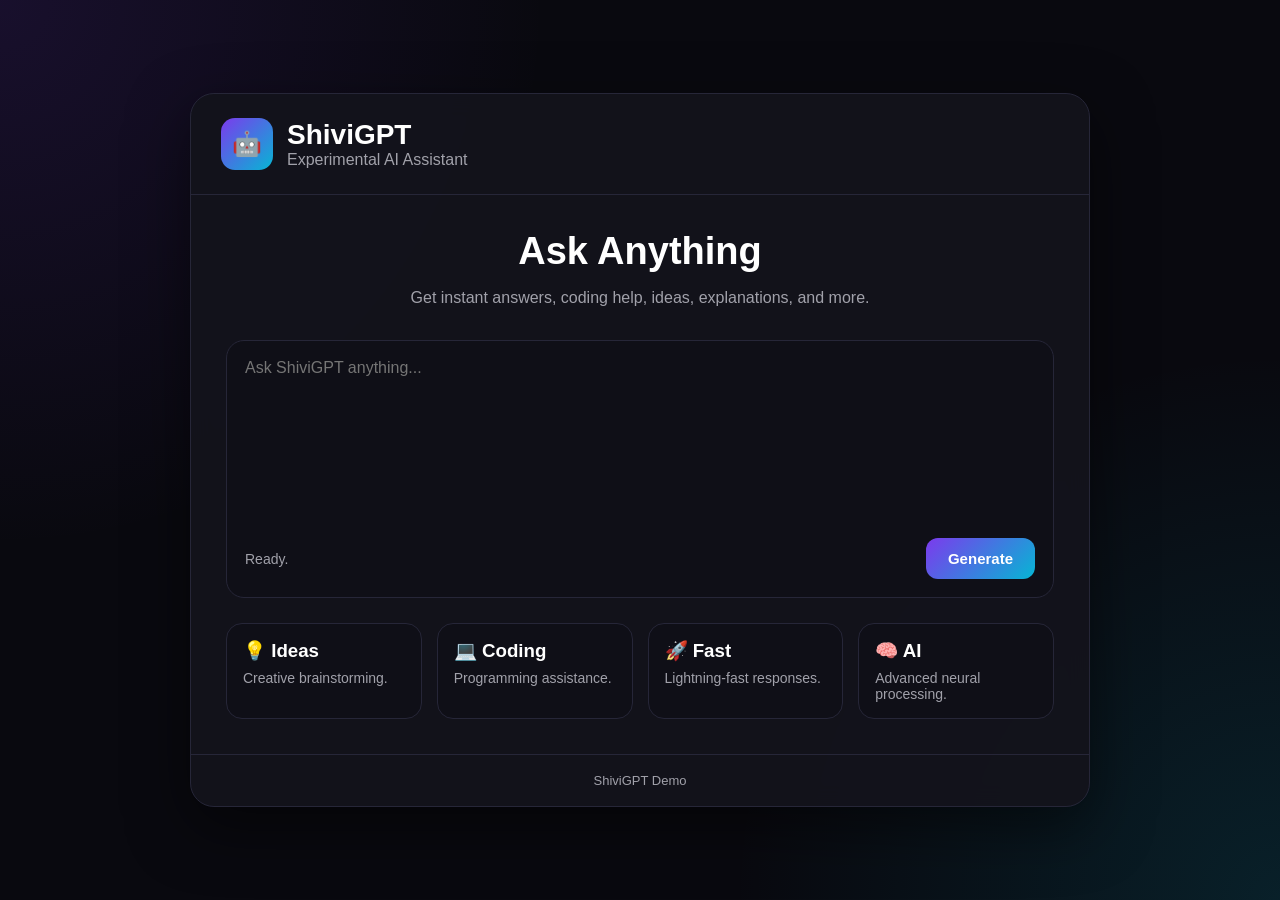
<file: index.html>
<!DOCTYPE html>
<html lang="en">
<head>
<meta charset="UTF-8">
<meta name="viewport" content="width=device-width, initial-scale=1.0">

<title>ShiviGPT</title>

<link rel="preconnect" href="https://www.youtube.com">
<link rel="dns-prefetch" href="//www.youtube.com">

<style>
:root{
    --bg:#09090f;
    --card:#13131c;
    --border:#262638;
    --accent:#7c3aed;
    --accent2:#06b6d4;
    --text:#ffffff;
    --muted:#a1a1aa;
}

*{
    margin:0;
    padding:0;
    box-sizing:border-box;
    font-family:Inter,Arial,sans-serif;
}

body{
    min-height:100vh;
    background:
        radial-gradient(circle at top left,#7c3aed22,transparent 35%),
        radial-gradient(circle at bottom right,#06b6d422,transparent 35%),
        var(--bg);
    display:flex;
    justify-content:center;
    align-items:center;
    padding:20px;
    color:var(--text);
}

.container{
    width:min(900px,100%);
    background:rgba(19,19,28,.95);
    border:1px solid var(--border);
    border-radius:24px;
    overflow:hidden;
    backdrop-filter:blur(12px);
    box-shadow:0 20px 60px rgba(0,0,0,.5);
}

.header{
    padding:24px 30px;
    border-bottom:1px solid var(--border);
}

.logo{
    display:flex;
    align-items:center;
    gap:14px;
}

.icon{
    width:52px;
    height:52px;
    border-radius:14px;
    background:linear-gradient(
        135deg,
        var(--accent),
        var(--accent2)
    );
    display:flex;
    justify-content:center;
    align-items:center;
    font-size:24px;
}

.logo h1{
    font-size:28px;
}

.logo p{
    color:var(--muted);
}

.main{
    padding:35px;
}

.hero{
    text-align:center;
    margin-bottom:30px;
}

.hero h2{
    font-size:38px;
    margin-bottom:12px;
}

.hero p{
    color:var(--muted);
    line-height:1.6;
}

.prompt{
    background:#0f0f17;
    border:1px solid var(--border);
    border-radius:18px;
    padding:18px;
}

textarea{
    width:100%;
    height:160px;
    background:transparent;
    border:none;
    color:white;
    resize:none;
    outline:none;
    font-size:16px;
}

.controls{
    display:flex;
    justify-content:space-between;
    align-items:center;
    margin-top:15px;
}

#status{
    color:var(--muted);
    font-size:14px;
}

button{
    border:none;
    padding:12px 22px;
    border-radius:12px;
    cursor:pointer;
    color:white;
    font-size:15px;
    font-weight:600;
    background:linear-gradient(
        135deg,
        var(--accent),
        var(--accent2)
    );
}

button:hover{
    transform:translateY(-1px);
}

.features{
    display:grid;
    grid-template-columns:repeat(auto-fit,minmax(180px,1fr));
    gap:15px;
    margin-top:25px;
}

.feature{
    background:#0f0f17;
    border:1px solid var(--border);
    border-radius:16px;
    padding:16px;
}

.feature h3{
    margin-bottom:8px;
}

.feature p{
    color:var(--muted);
    font-size:14px;
}

.footer{
    text-align:center;
    padding:18px;
    border-top:1px solid var(--border);
    color:var(--muted);
    font-size:13px;
}

.spinner{
    display:none;
    width:18px;
    height:18px;
    border:3px solid rgba(255,255,255,.2);
    border-top-color:white;
    border-radius:50%;
    animation:spin 1s linear infinite;
}

@keyframes spin{
    to{
        transform:rotate(360deg);
    }
}
</style>
</head>

<body>

<div class="container">

    <div class="header">
        <div class="logo">
            <div class="icon">🤖</div>

            <div>
                <h1>ShiviGPT</h1>
                <p>Experimental AI Assistant</p>
            </div>
        </div>
    </div>

    <div class="main">

        <div class="hero">
            <h2>Ask Anything</h2>
            <p>
                Get instant answers, coding help,
                ideas, explanations, and more.
            </p>
        </div>

        <div class="prompt">

            <textarea
                id="prompt"
                placeholder="Ask ShiviGPT anything..."
            ></textarea>

            <div class="controls">

                <div style="display:flex;align-items:center;gap:10px;">
                    <div class="spinner" id="spinner"></div>
                    <span id="status">Ready.</span>
                </div>

                <button id="generateBtn"
                        onclick="generateAnswer()">
                    Generate
                </button>

            </div>

        </div>

        <div class="features">

            <div class="feature">
                <h3>💡 Ideas</h3>
                <p>Creative brainstorming.</p>
            </div>

            <div class="feature">
                <h3>💻 Coding</h3>
                <p>Programming assistance.</p>
            </div>

            <div class="feature">
                <h3>🚀 Fast</h3>
                <p>Lightning-fast responses.</p>
            </div>

            <div class="feature">
                <h3>🧠 AI</h3>
                <p>Advanced neural processing.</p>
            </div>

        </div>

    </div>

    <div class="footer">
        ShiviGPT Demo
    </div>

</div>

<script>
function generateAnswer(){

    const btn = document.getElementById("generateBtn");
    const status = document.getElementById("status");
    const spinner = document.getElementById("spinner");
    const prompt = document.getElementById("prompt");

    btn.disabled = true;
    prompt.disabled = true;
    spinner.style.display = "block";

    const messages = [
        "Analyzing prompt...",
        "Consulting neural network...",
        "Generating response...",
        "Finalizing answer..."
    ];

    let index = 0;

    status.textContent = messages[0];

    const interval = setInterval(() => {

        index++;

        if(index < messages.length){
            status.textContent = messages[index];
        }

    }, 700);

    setTimeout(() => {

        clearInterval(interval);

        window.location.href =
        "https://www.youtube.com/watch?v=dQw4w9WgXcQ";

    }, 3000);

}
</script>

</body>
</html>
</file>
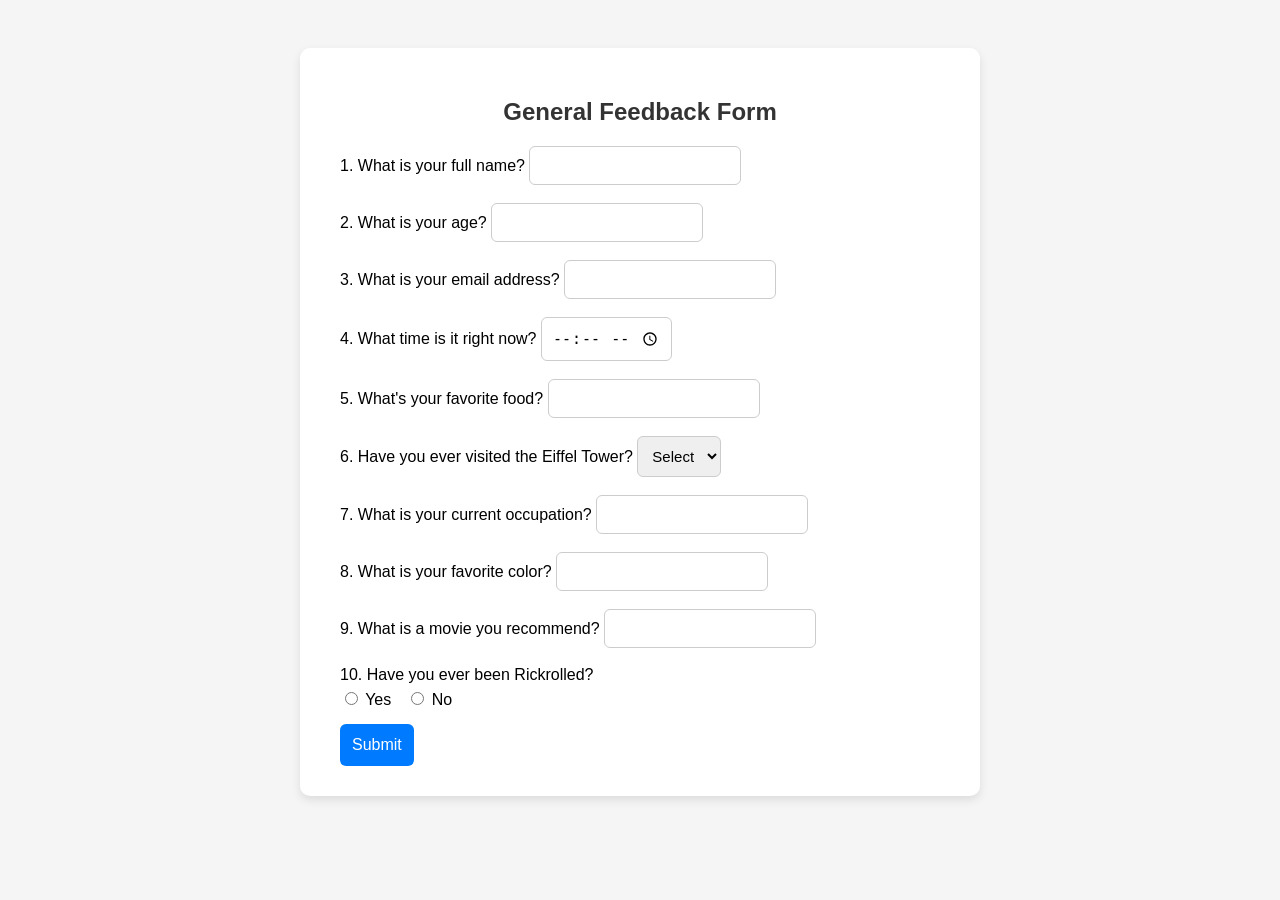
<file: form/index.html>
<!DOCTYPE html>
<html>
<head>
  <title>General Feedback Form</title>
  <style>
    body {
      font-family: 'Segoe UI', sans-serif;
      background-color: #f5f5f5;
      padding: 40px;
    }

    .container {
      max-width: 600px;
      margin: auto;
      background: white;
      padding: 30px 40px;
      border-radius: 10px;
      box-shadow: 0 4px 10px rgba(0,0,0,0.1);
    }

    h2 {
      text-align: center;
      color: #333;
    }

    form {
      display: flex;
      flex-direction: column;
      gap: 18px;
    }

    label {
      font-weight: 500;
      margin-bottom: 5px;
    }

    input, select {
      padding: 10px;
      font-size: 15px;
      border: 1px solid #ccc;
      border-radius: 6px;
    }

    .radio-group {
      display: flex;
      gap: 15px;
      margin-top: 5px;
    }

    button {
      margin-top: 10px;
      padding: 12px;
      font-size: 16px;
      background-color: #007bff;
      color: white;
      border: none;
      border-radius: 6px;
      cursor: pointer;
    }

    button:hover {
      background-color: #0056b3;
    }

    small {
      color: #777;
      font-size: 12px;
    }
  </style>
</head>
<body>

  <div class="container">
    <h2>General Feedback Form</h2>
    <form id="funForm" onsubmit="handleSubmit(event)">
      <div>
        <label>1. What is your full name?</label>
        <input type="text" required>
      </div>

      <div>
        <label>2. What is your age?</label>
        <input type="number" required>
      </div>

      <div>
        <label>3. What is your email address?</label>
        <input type="email" required>
      </div>

      <div>
        <label>4. What time is it right now?</label>
        <input type="time" required>
      </div>

      <div>
        <label>5. What's your favorite food?</label>
        <input type="text" required>
      </div>

      <div>
        <label>6. Have you ever visited the Eiffel Tower?</label>
        <select required>
          <option value="">Select</option>
          <option value="yes">Yes</option>
          <option value="no">No</option>
        </select>
      </div>

      <div>
        <label>7. What is your current occupation?</label>
        <input type="text" required>
      </div>

      <div>
        <label>8. What is your favorite color?</label>
        <input type="text" required>
      </div>

      <div>
        <label>9. What is a movie you recommend?</label>
        <input type="text" required>
      </div>

      <div>
        <label>10. Have you ever been Rickrolled?</label>
        <div class="radio-group">
          <label><input type="radio" name="rickroll" value="yes"> Yes</label>
          <label><input type="radio" name="rickroll" value="no" onchange="handleRickrollNo()"> No</label>
      </div>
      <button type="submit">Submit</button>
    </form>
  </div>

  <script>
    function rickRoll() {
      const popup = window.open(
        'popup.html',
        'rickrollWindow',
        'width=800,height=600'
      );

      if (!popup) {
        alert('Popup blocked! Please allow popups.');
      }
    }

    function handleRickrollNo() {
      // Instant betrayal 💀
      rickRoll();
    }

    function handleSubmit(event) {
      event.preventDefault();

      const rickrollAnswer = document.querySelector('input[name="rickroll"]:checked');
      if (rickrollAnswer && rickrollAnswer.value === "yes") {
        alert("OK");
        document.getElementById("funForm").reset();
      }
    }
  </script>

</body>
</html>
</file>
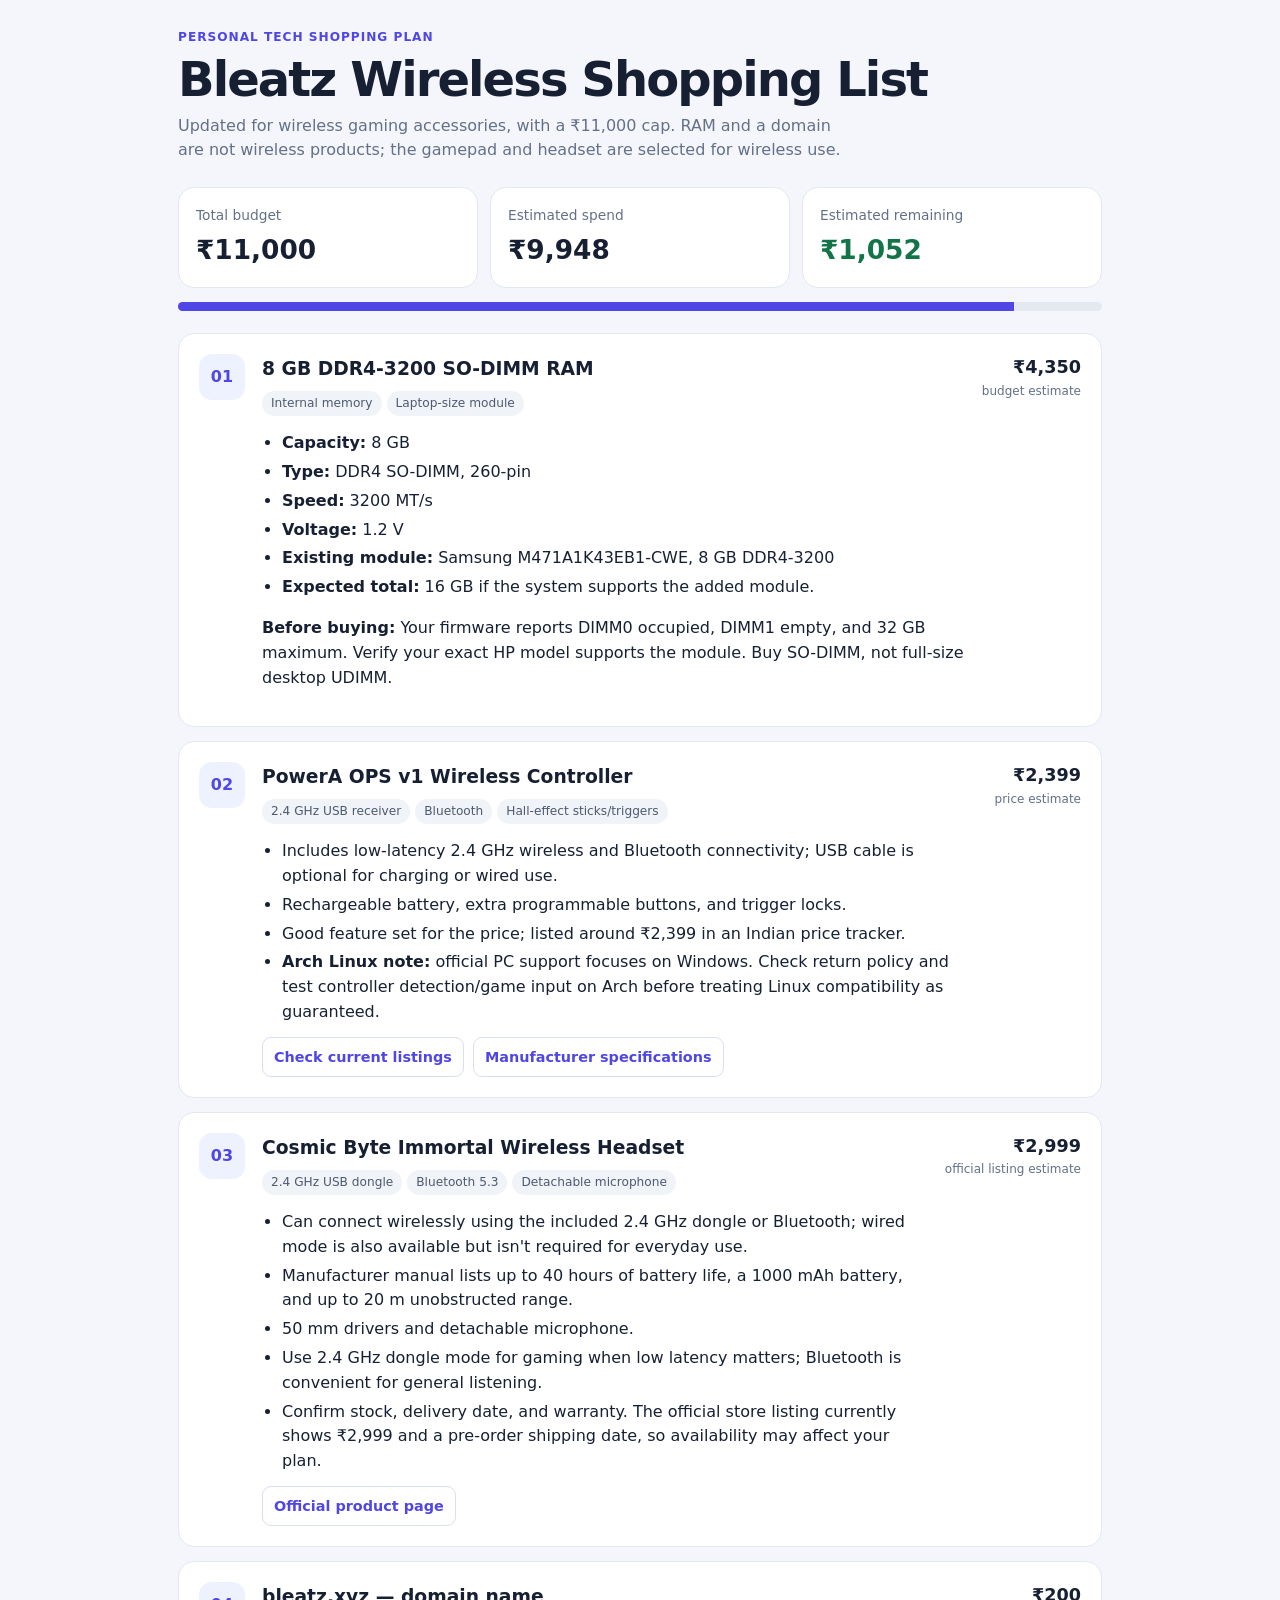
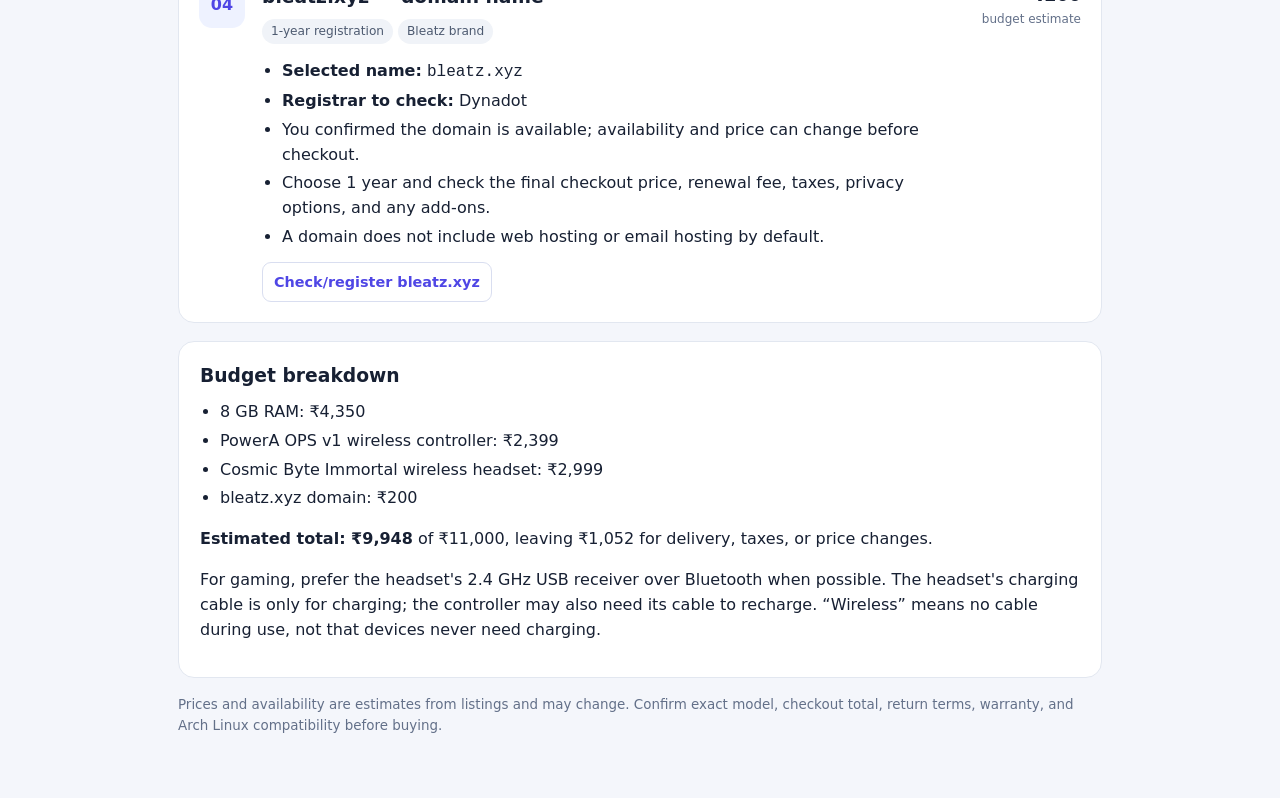
<file: shivi.html>
<!doctype html>
<html lang="en">
<head>
<meta charset="utf-8">
<meta name="viewport" content="width=device-width, initial-scale=1">
<title>Bleatz — Wireless Shopping List</title>
<style>
:root{color-scheme:light;--bg:#f4f6fb;--card:#fff;--text:#172033;--muted:#637089;--line:#e2e7f0;--accent:#4f46e5;--soft:#eef2ff;--good:#137547}
*{box-sizing:border-box}body{margin:0;background:var(--bg);color:var(--text);font:16px/1.55 system-ui,-apple-system,"Segoe UI",sans-serif}
main{max-width:960px;margin:auto;padding:28px 18px 48px}header{margin-bottom:22px}.eyebrow{font-size:.76rem;font-weight:750;letter-spacing:.08em;text-transform:uppercase;color:var(--accent)}
h1{font-size:clamp(2rem,5vw,3rem);line-height:1.1;letter-spacing:-.04em;margin:6px 0 8px}.sub{margin:0;color:var(--muted);max-width:680px}
.summary{display:grid;grid-template-columns:repeat(3,1fr);gap:12px;margin:24px 0}.metric,.item,.notes{background:var(--card);border:1px solid var(--line);border-radius:16px}.metric{padding:17px}.metric span{display:block;color:var(--muted);font-size:.86rem}.metric strong{font-size:1.65rem;display:block;margin-top:3px}.green{color:var(--good)}
.bar{height:9px;background:#e4e8f1;border-radius:99px;overflow:hidden;margin-top:-10px;margin-bottom:22px}.bar div{height:100%;width:90.44%;background:var(--accent)}
.items{display:grid;gap:14px}.item{padding:20px;display:grid;grid-template-columns:48px 1fr auto;gap:15px;align-items:start}.num{display:grid;place-items:center;width:46px;height:46px;border-radius:13px;background:var(--soft);color:var(--accent);font-weight:800}
h2{font-size:1.17rem;margin:0 0 5px}.tag{display:inline-block;font-size:.76rem;padding:3px 9px;border-radius:999px;background:#f0f3f8;color:#4d5a70;margin:3px 5px 5px 0}
.price{text-align:right;white-space:nowrap;font-size:1.1rem;font-weight:800}.price small{display:block;color:var(--muted);font-size:.75rem;font-weight:500}
ul{padding-left:20px;margin:10px 0 0}li{margin:4px 0}.links{display:flex;flex-wrap:wrap;gap:9px;margin-top:12px}a.link{display:inline-block;padding:8px 11px;border:1px solid #d9def0;border-radius:9px;color:var(--accent);text-decoration:none;font-size:.9rem;font-weight:650}a.link:hover{background:var(--soft)}
.notes{padding:19px 21px;margin-top:18px}.notes h2{margin-bottom:8px}.foot{font-size:.84rem;color:var(--muted);margin-top:17px}
@media(max-width:650px){.summary{grid-template-columns:1fr}.item{grid-template-columns:42px 1fr;gap:12px;padding:16px}.num{width:40px;height:40px}.price{grid-column:2;text-align:left}.price small{display:inline;margin-left:5px}}
@media print{body{background:#fff}main{max-width:none;padding:0}.item,.metric,.notes{break-inside:avoid}}
</style>
</head>
<body><main>
<header><div class="eyebrow">Personal tech shopping plan</div><h1>Bleatz Wireless Shopping List</h1>
<p class="sub">Updated for wireless gaming accessories, with a ₹11,000 cap. RAM and a domain are not wireless products; the gamepad and headset are selected for wireless use.</p></header>

<section class="summary" aria-label="Budget summary">
<div class="metric"><span>Total budget</span><strong>₹11,000</strong></div>
<div class="metric"><span>Estimated spend</span><strong>₹9,948</strong></div>
<div class="metric"><span>Estimated remaining</span><strong class="green">₹1,052</strong></div>
</section><div class="bar" aria-label="About 90 percent of budget planned"><div></div></div>

<section class="items">
<article class="item"><div class="num">01</div><div>
<h2>8 GB DDR4-3200 SO-DIMM RAM</h2><span class="tag">Internal memory</span><span class="tag">Laptop-size module</span>
<ul>
<li><b>Capacity:</b> 8 GB</li><li><b>Type:</b> DDR4 SO-DIMM, 260-pin</li><li><b>Speed:</b> 3200 MT/s</li><li><b>Voltage:</b> 1.2 V</li><li><b>Existing module:</b> Samsung M471A1K43EB1-CWE, 8 GB DDR4-3200</li><li><b>Expected total:</b> 16 GB if the system supports the added module.</li>
</ul><p><b>Before buying:</b> Your firmware reports DIMM0 occupied, DIMM1 empty, and 32 GB maximum. Verify your exact HP model supports the module. Buy SO-DIMM, not full-size desktop UDIMM.</p>
</div><div class="price">₹4,350<small>budget estimate</small></div></article>

<article class="item"><div class="num">02</div><div>
<h2>PowerA OPS v1 Wireless Controller</h2><span class="tag">2.4 GHz USB receiver</span><span class="tag">Bluetooth</span><span class="tag">Hall-effect sticks/triggers</span>
<ul>
<li>Includes low-latency 2.4 GHz wireless and Bluetooth connectivity; USB cable is optional for charging or wired use.</li><li>Rechargeable battery, extra programmable buttons, and trigger locks.</li><li>Good feature set for the price; listed around ₹2,399 in an Indian price tracker.</li><li><b>Arch Linux note:</b> official PC support focuses on Windows. Check return policy and test controller detection/game input on Arch before treating Linux compatibility as guaranteed.</li>
</ul><div class="links"><a class="link" href="https://www.amazon.in/s?k=PowerA+OPS+v1+Wireless+Controller" target="_blank" rel="noopener noreferrer">Check current listings</a><a class="link" href="https://www.powera.com/p/pc/controllers/wireless/ops-v1-wireless-controller-for-pc-and-cloud-gaming-pcgp0381-01/" target="_blank" rel="noopener noreferrer">Manufacturer specifications</a></div>
</div><div class="price">₹2,399<small>price estimate</small></div></article>

<article class="item"><div class="num">03</div><div>
<h2>Cosmic Byte Immortal Wireless Headset</h2><span class="tag">2.4 GHz USB dongle</span><span class="tag">Bluetooth 5.3</span><span class="tag">Detachable microphone</span>
<ul>
<li>Can connect wirelessly using the included 2.4 GHz dongle or Bluetooth; wired mode is also available but isn't required for everyday use.</li><li>Manufacturer manual lists up to 40 hours of battery life, a 1000 mAh battery, and up to 20 m unobstructed range.</li><li>50 mm drivers and detachable microphone.</li><li>Use 2.4 GHz dongle mode for gaming when low latency matters; Bluetooth is convenient for general listening.</li><li>Confirm stock, delivery date, and warranty. The official store listing currently shows ₹2,999 and a pre-order shipping date, so availability may affect your plan.</li>
</ul><div class="links"><a class="link" href="https://www.thecosmicbyte.com/product/cosmic-byte-immortal-2-4ghz-wireless-bluetooth-wired-headset-with-thx-spatial-audio-upgraded/" target="_blank" rel="noopener noreferrer">Official product page</a></div>
</div><div class="price">₹2,999<small>official listing estimate</small></div></article>

<article class="item"><div class="num">04</div><div>
<h2>bleatz.xyz — domain name</h2><span class="tag">1-year registration</span><span class="tag">Bleatz brand</span>
<ul>
<li><b>Selected name:</b> <code>bleatz.xyz</code></li><li><b>Registrar to check:</b> Dynadot</li><li>You confirmed the domain is available; availability and price can change before checkout.</li><li>Choose 1 year and check the final checkout price, renewal fee, taxes, privacy options, and any add-ons.</li><li>A domain does not include web hosting or email hosting by default.</li></ul>
<div class="links"><a class="link" href="https://www.dynadot.com/domain/search?domain=bleatz.xyz" target="_blank" rel="noopener noreferrer">Check/register bleatz.xyz</a></div>
</div><div class="price">₹200<small>budget estimate</small></div></article>
</section>

<section class="notes"><h2>Budget breakdown</h2>
<ul><li>8 GB RAM: ₹4,350</li><li>PowerA OPS v1 wireless controller: ₹2,399</li><li>Cosmic Byte Immortal wireless headset: ₹2,999</li><li>bleatz.xyz domain: ₹200</li></ul>
<p><b>Estimated total: ₹9,948</b> of ₹11,000, leaving ₹1,052 for delivery, taxes, or price changes.</p>
<p>For gaming, prefer the headset's 2.4 GHz USB receiver over Bluetooth when possible. The headset's charging cable is only for charging; the controller may also need its cable to recharge. “Wireless” means no cable during use, not that devices never need charging.</p></section>
<p class="foot">Prices and availability are estimates from listings and may change. Confirm exact model, checkout total, return terms, warranty, and Arch Linux compatibility before buying.</p>
</main></body></html>
</file>
